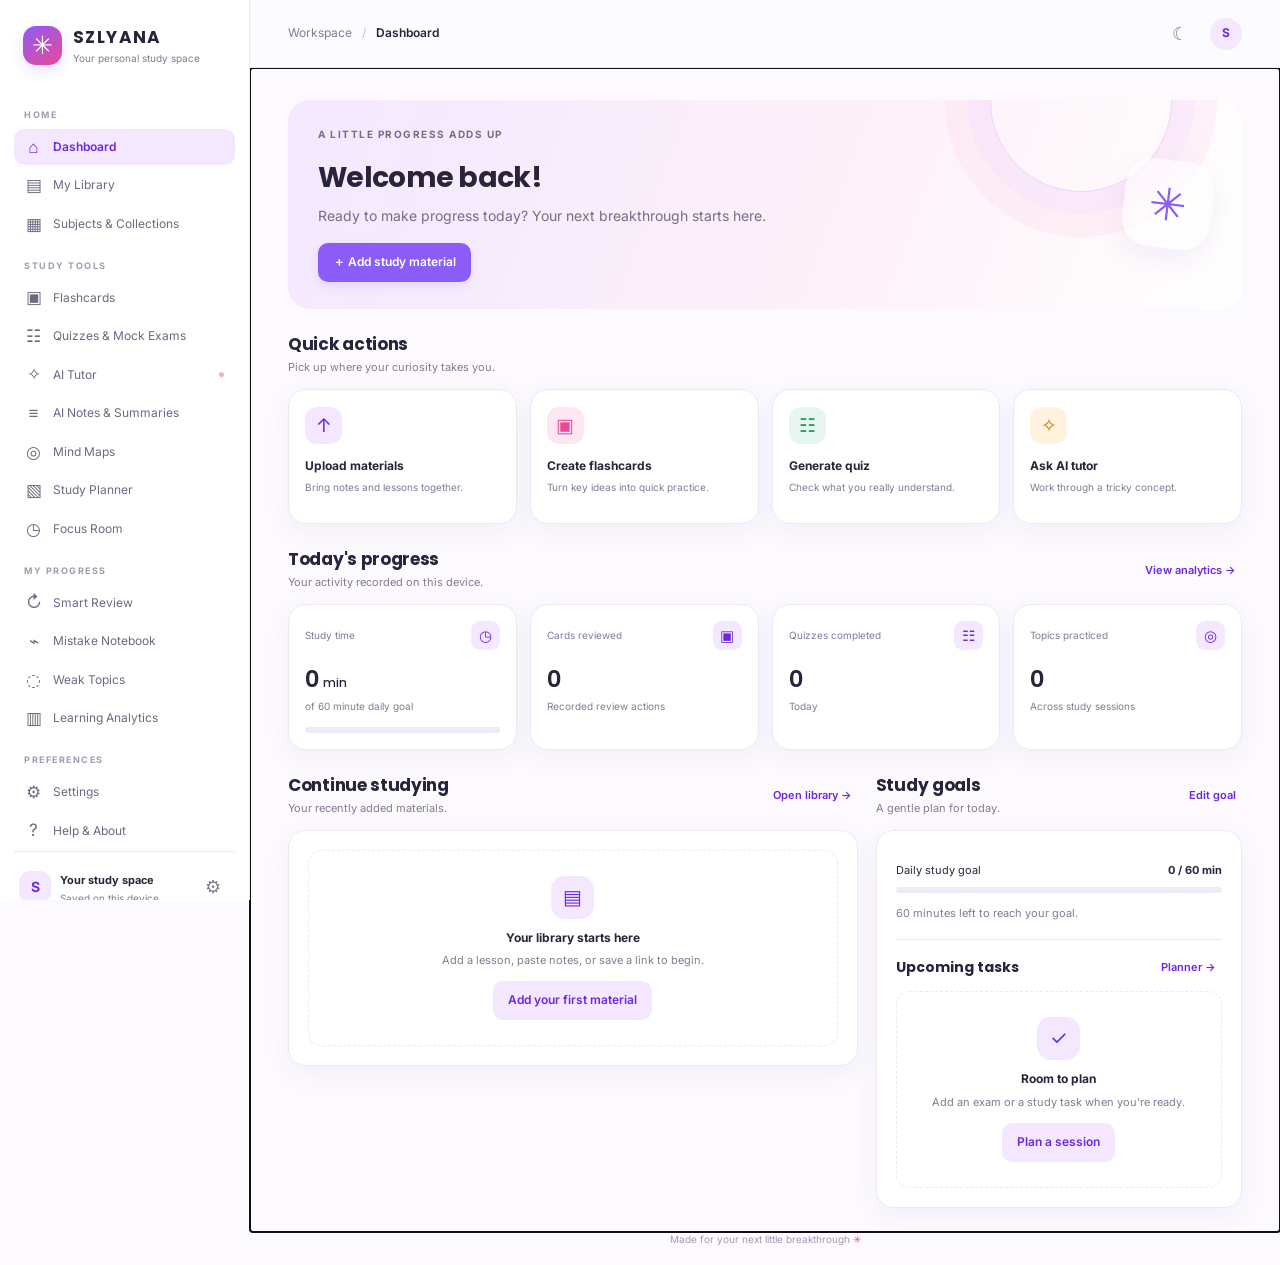
<file: index.html>
<!doctype html>
<html lang="en">
<head>
  <meta charset="utf-8">
  <meta name="viewport" content="width=device-width, initial-scale=1">
  <meta name="theme-color" content="#8B5CF6">
  <meta name="description" content="SZLYANA — Your lessons. Your pace. Your way.">
  <title>SZLYANA — Your personal study space</title>
  <link rel="preconnect" href="https://fonts.googleapis.com">
  <link rel="preconnect" href="https://fonts.gstatic.com" crossorigin>
  <link href="https://fonts.googleapis.com/css2?family=Inter:wght@400;500;600;700&family=Poppins:wght@400;500;600;700&display=swap" rel="stylesheet">
  <link rel="stylesheet" href="./styles.css">
<link rel="stylesheet" href="./responsive.css">
<link rel="stylesheet" href="./themes.css">
</head>
<body>
  <div class="app-shell">
    <aside class="sidebar" id="sidebar">
      <a class="brand" href="#" data-page="Dashboard" aria-label="SZLYANA home">
        <span class="brand-mark">✳</span><span><b>SZLYANA</b><small>Your personal study space</small></span>
      </a>
      <button class="sidebar-close icon-button" id="sidebarClose" aria-label="Close menu">×</button>
      <nav id="mainNav" aria-label="Main navigation">
        <p class="nav-label">HOME</p>
        <button class="nav-item active" data-page="Dashboard"><span class="nav-icon">⌂</span>Dashboard</button>
        <button class="nav-item" data-page="My Library"><span class="nav-icon">▤</span>My Library</button>
        <button class="nav-item" data-page="Subjects & Collections"><span class="nav-icon">▦</span>Subjects & Collections</button>
        <p class="nav-label">STUDY TOOLS</p>
        <button class="nav-item" data-page="Flashcards"><span class="nav-icon">▣</span>Flashcards</button>
        <button class="nav-item" data-page="Quizzes & Mock Exams"><span class="nav-icon">☷</span>Quizzes & Mock Exams</button>
        <button class="nav-item" data-page="AI Tutor"><span class="nav-icon">✧</span>AI Tutor <span class="soon-dot"></span></button>
        <button class="nav-item" data-page="AI Notes & Summaries"><span class="nav-icon">≡</span>AI Notes & Summaries</button>
        <button class="nav-item" data-page="Mind Maps"><span class="nav-icon">◎</span>Mind Maps</button>
        <button class="nav-item" data-page="Study Planner"><span class="nav-icon">▧</span>Study Planner</button>
        <button class="nav-item" data-page="Focus Room"><span class="nav-icon">◷</span>Focus Room</button>
        <p class="nav-label">MY PROGRESS</p>
        <button class="nav-item" data-page="Smart Review"><span class="nav-icon">↻</span>Smart Review</button>
        <button class="nav-item" data-page="Mistake Notebook"><span class="nav-icon">⌁</span>Mistake Notebook</button>
        <button class="nav-item" data-page="Weak Topics"><span class="nav-icon">◌</span>Weak Topics</button>
        <button class="nav-item" data-page="Learning Analytics"><span class="nav-icon">▥</span>Learning Analytics</button>
        <p class="nav-label">PREFERENCES</p>
        <button class="nav-item" data-page="Settings"><span class="nav-icon">⚙</span>Settings</button>
        <button class="nav-item" data-page="Help & About"><span class="nav-icon">?</span>Help & About</button>
      </nav>
      <div class="sidebar-bottom"><div class="mini-avatar">S</div><div><b>Your study space</b><small>Saved on this device</small></div><button class="icon-button" data-page="Settings" aria-label="Settings">⚙</button></div>
    </aside>
    <div class="sidebar-scrim" id="sidebarScrim"></div>
    <main class="main-area">
      <header class="topbar">
        <button class="icon-button menu-button" id="menuButton" aria-label="Open navigation">☰</button>
        <div class="breadcrumb"><span>Workspace</span><span class="crumb-sep">/</span><b id="pageCrumb">Dashboard</b></div>
        <div class="top-actions"><button class="icon-button" id="themeQuick" aria-label="Toggle theme" title="Toggle theme">☾</button><button class="avatar-button" aria-label="Open settings" data-page="Settings">S</button></div>
      </header>
      <div class="page-wrap" id="pageContent" tabindex="-1"></div>
      <footer class="app-footer">Made for your next little breakthrough <span>✳</span></footer>
    </main>
  </div>
  <div class="toast-region" id="toastRegion" aria-live="polite"></div>
  <dialog class="modal" id="uploadModal">
    <form method="dialog" class="modal-head"><div><p class="eyebrow">BUILD YOUR LIBRARY</p><h2>Add study material</h2><p class="muted">Bring your lessons into one calm, organized space.</p></div><button class="icon-button" aria-label="Close dialog">×</button></form>
    <div class="modal-body">
      <div class="drop-zone" id="dropZone"><div class="upload-symbol">↑</div><h3>Drop your files here</h3><p class="muted">Or choose files from your device</p><label class="button primary" for="fileInput">Choose files</label><input id="fileInput" type="file" multiple accept=".txt,.md,.csv,.pdf,.docx,.pptx,.png,.jpg,.jpeg,.webp" hidden><p class="tiny muted">TXT and text-based files are supported for local text extraction. Other formats can be saved, but need a parser for readable content.</p></div>
      <div class="field"><label for="materialTitle">Material title (for pasted notes)</label><input id="materialTitle" placeholder="e.g. Networking — Lesson 1"></div>
      <div class="field"><label for="materialSubject">Subject or collection</label><input id="materialSubject" placeholder="e.g. Networking"></div>
      <div class="field"><label for="pasteText">Paste notes or lesson text</label><textarea id="pasteText" rows="4" placeholder="Paste your notes here..."></textarea></div>
      <div class="field"><label for="materialUrl">Public webpage or document link</label><input id="materialUrl" type="url" placeholder="https://..."><p class="tiny muted">The link is saved as a reference. This browser-only version cannot extract private or cross-origin webpage content.</p></div>
      <div class="modal-actions"><button class="button secondary" id="cancelUpload">Cancel</button><button class="button primary" id="saveMaterial">Save material</button></div>
      <p class="tiny muted" id="uploadStatus"></p>
    </div>
  </dialog>
  <dialog class="modal" id="quickModal"><div class="modal-head"><div><p class="eyebrow">QUICK STUDY</p><h2 id="quickModalTitle">Create a study set</h2><p class="muted" id="quickModalDescription"></p></div><button class="icon-button" id="quickModalClose" aria-label="Close dialog">×</button></div><div class="modal-body" id="quickModalBody"></div></dialog>
  <script src="./storage.js"></script>
<script src="./library.js"></script>
<script src="./flashcards.js"></script>
<script src="./quizzes.js"></script>
<script src="./focus-room.js"></script>
<script src="./navigation.js"></script>
<script src="./app.js"></script>
</body>
</html>
</file>
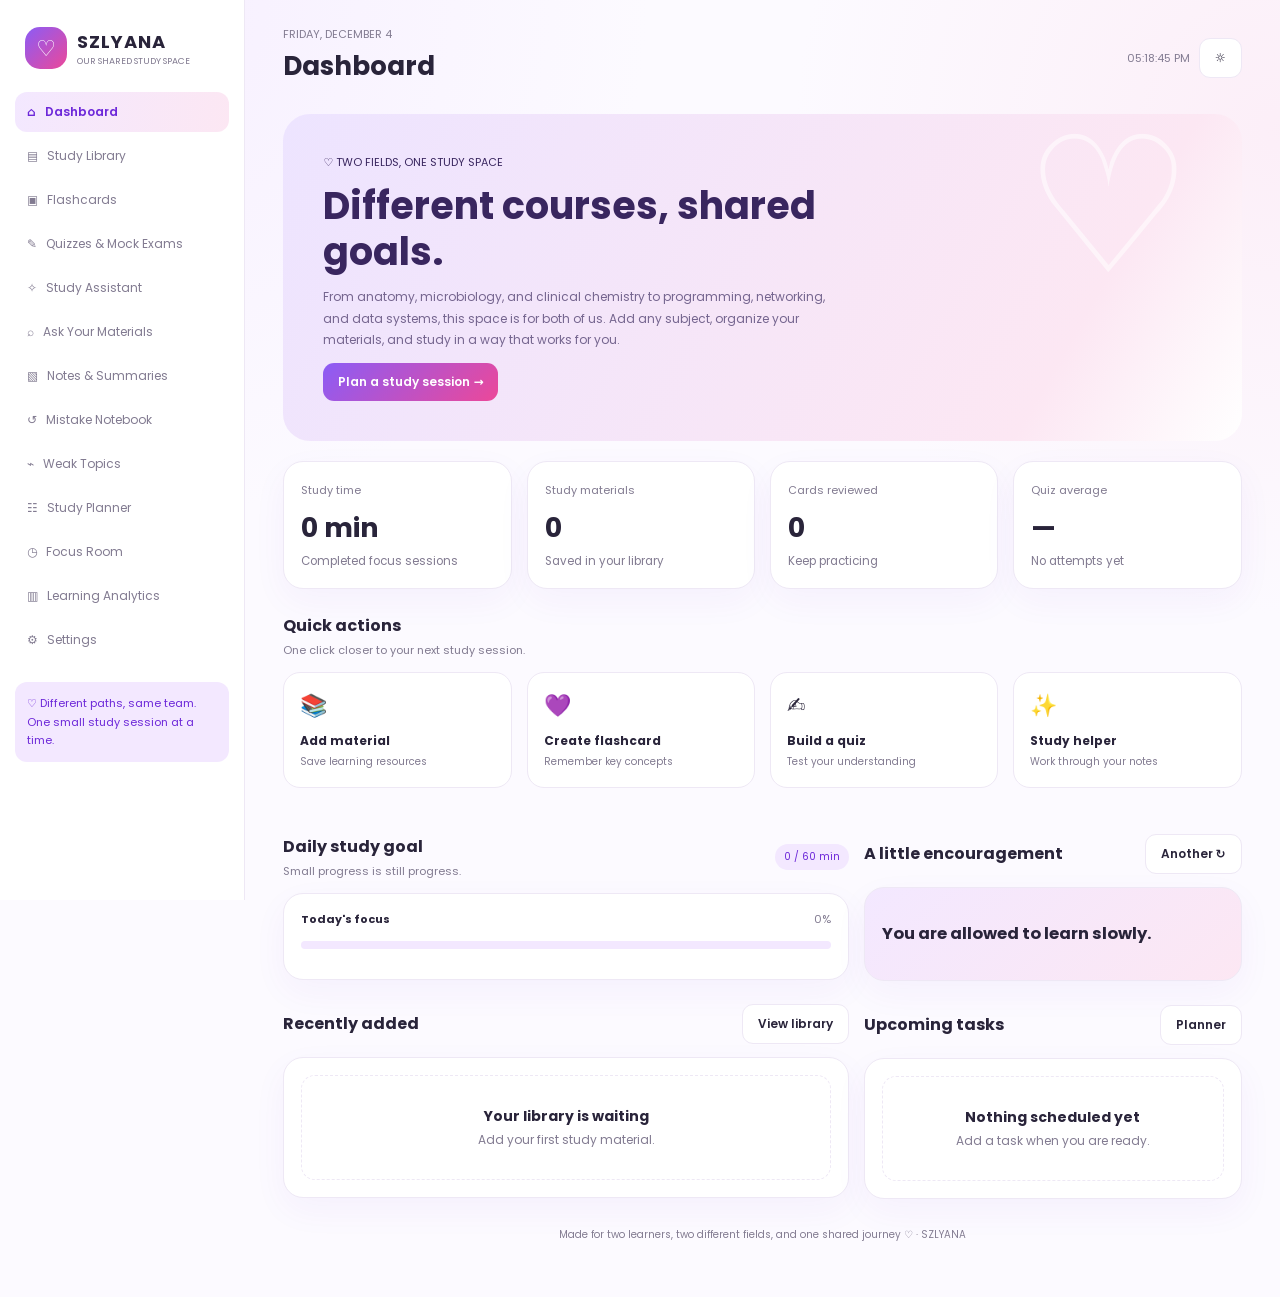
<file: SZLYANA-index.html>
<!doctype html>
<html lang="en">
<head>
<meta charset="utf-8"><meta name="viewport" content="width=device-width,initial-scale=1"><meta name="theme-color" content="#8b5cf6">
<title>SZLYANA — A Shared Study Space</title>
<style>
@import url('https://fonts.googleapis.com/css2?family=Poppins:wght@400;500;600;700&display=swap');
:root{--p:#8b5cf6;--d:#6d28d9;--pink:#f9a8d4;--hot:#ec4899;--lav:#f3e8ff;--pale:#fce7f3;--bg:#fcfaff;--card:#fff;--ink:#29243a;--muted:#827b91;--line:#eee8f5;--shadow:0 12px 35px #6d28d90c}
[data-theme=dark]{--bg:#171322;--card:#211b30;--ink:#f6f0ff;--muted:#b4a9c7;--line:#3a304a;--lav:#352747;--pale:#402438;--shadow:0 12px 35px #0003}
*{box-sizing:border-box}body{margin:0;background:radial-gradient(circle at 10% 0%,#f3e8ff99,transparent 30%),radial-gradient(circle at 100% 10%,#fce7f399,transparent 28%),var(--bg);font:14px Poppins,system-ui,sans-serif;color:var(--ink)}button,input,textarea,select{font:inherit}button{cursor:pointer}button:focus-visible,input:focus-visible,textarea:focus-visible,select:focus-visible{outline:3px solid #c4b5fd;outline-offset:2px}.app{display:grid;grid-template-columns:245px minmax(0,1fr);min-height:100vh}.side{padding:22px 15px;border-right:1px solid var(--line);background:var(--card);height:100vh;position:sticky;top:0;overflow:auto}.brand{display:flex;gap:10px;align-items:center;padding:5px 10px 23px}.logo{width:42px;height:42px;border-radius:15px;background:linear-gradient(135deg,var(--p),var(--hot));display:grid;place-items:center;color:white;font-size:22px}.brand b{font-size:18px;letter-spacing:1px}.brand small{display:block;font-size:9px;color:var(--muted)}.nav{display:grid;gap:4px}.nav button{border:0;background:transparent;text-align:left;padding:11px 12px;border-radius:12px;color:var(--muted);font-size:12px}.nav button.active,.nav button:hover{background:linear-gradient(100deg,var(--lav),var(--pale));color:var(--d);font-weight:600}.main{padding:26px clamp(15px,3vw,40px);max-width:1500px;width:100%;margin:auto;min-width:0}.top{display:flex;align-items:center;justify-content:space-between;gap:10px;margin-bottom:24px}.top h1{font-size:26px;margin:4px 0}.muted{color:var(--muted)}.small{font-size:11px}.menu{display:none}.view{display:none}.view.active{display:block;animation:fade .2s}@keyframes fade{from{opacity:.4;transform:translateY(3px)}to{opacity:1;transform:none}}.hero{padding:clamp(23px,4vw,40px);border-radius:27px;background:linear-gradient(120deg,#ede4ff,#fce7f3 80%,#fff);color:#39265f;margin-bottom:20px;position:relative;overflow:hidden}.hero:after{content:"♡";position:absolute;right:5%;top:-50px;font-size:190px;color:#fff8}.hero>*{position:relative;z-index:1}.hero h2{font-size:clamp(26px,4vw,38px);max-width:570px;line-height:1.2;margin:12px 0}.hero p{color:#75658f;max-width:520px;line-height:1.8;font-size:12px}.btn{border:0;background:linear-gradient(135deg,var(--p),var(--hot));color:white;padding:10px 15px;border-radius:11px;font-weight:600;font-size:12px}.btn.alt{background:var(--lav);color:var(--d)}.btn.ghost{background:var(--card);color:var(--ink);border:1px solid var(--line)}.btn.red{background:#fff0f2;color:#be123c}.grid{display:grid;gap:15px}.stats{grid-template-columns:repeat(4,minmax(0,1fr));margin:17px 0 24px}.stat,.panel,.card{background:var(--card);border:1px solid var(--line);border-radius:20px;box-shadow:var(--shadow);padding:17px;min-width:0}.stat label{font-size:11px;color:var(--muted)}.stat strong{display:block;font-size:27px;margin:8px 0 2px}.head{display:flex;align-items:center;justify-content:space-between;gap:12px;margin:24px 0 13px}.head h2,.head h3{font-size:16px;margin:0}.head p{font-size:11px;color:var(--muted);margin:4px 0 0}.quick{grid-template-columns:repeat(4,minmax(0,1fr))}.quick button{background:var(--card);border:1px solid var(--line);border-radius:17px;padding:16px;text-align:left;color:var(--ink)}.quick button span{font-size:22px;display:block;margin-bottom:10px}.quick b{font-size:12px;display:block}.quick small{color:var(--muted);font-size:10px}.two{grid-template-columns:minmax(0,1.2fr) minmax(260px,.8fr)}.progress{height:8px;border-radius:99px;background:var(--lav);overflow:hidden}.progress span{height:100%;display:block;background:linear-gradient(90deg,var(--p),var(--hot))}.toolbar{display:flex;gap:8px;flex-wrap:wrap;margin:14px 0}.field{display:grid;gap:6px;margin-bottom:12px}.field label{font-size:11px;font-weight:600;color:var(--muted)}input,textarea,select{width:100%;padding:11px 12px;border:1px solid var(--line);border-radius:11px;background:var(--bg);color:var(--ink);font-size:12px}textarea{resize:vertical;min-height:100px;line-height:1.7}.toolbar input{flex:1;min-width:200px}.cards{grid-template-columns:repeat(3,minmax(0,1fr))}.card h3{font-size:13px;overflow-wrap:anywhere}.card p{font-size:11px;color:var(--muted);line-height:1.7;overflow-wrap:anywhere}.pill{display:inline-block;padding:5px 9px;border-radius:99px;background:var(--lav);color:var(--d);font-size:10px}.actions{display:flex;gap:6px;flex-wrap:wrap;margin-top:12px}.actions button{border:1px solid var(--line);border-radius:9px;background:var(--bg);color:var(--ink);padding:7px 9px;font-size:10px}.empty{text-align:center;padding:28px 12px;border:1px dashed var(--line);border-radius:14px;color:var(--muted);font-size:12px;line-height:1.8}.empty b{display:block;color:var(--ink);font-size:14px}.row{display:flex;align-items:center;gap:9px}.between{justify-content:space-between}.wrap{flex-wrap:wrap}.flash{min-height:240px;border-radius:22px;border:1px solid var(--line);background:linear-gradient(145deg,var(--card),var(--lav));display:grid;place-items:center;text-align:center;padding:25px;cursor:pointer}.flash h2{font-size:24px;line-height:1.5}.flash p{white-space:pre-wrap;line-height:1.8}.options{display:grid;gap:8px;margin:14px 0}.option{text-align:left;border:1px solid var(--line);border-radius:11px;background:var(--bg);padding:12px;color:var(--ink);font-size:12px}.option.sel{background:var(--lav);border-color:var(--p)}.notice{background:var(--lav);color:var(--d);padding:12px;border-radius:12px;font-size:11px;line-height:1.7;margin:12px 0}.timer{width:240px;max-width:70vw;aspect-ratio:1;border-radius:50%;margin:20px auto;background:conic-gradient(var(--p) var(--pct,0%),var(--lav) 0);display:grid;place-items:center;position:relative}.timer:before{content:"";position:absolute;inset:11px;border-radius:50%;background:var(--card)}.timer div{z-index:1;text-align:center}.timer strong{font-size:39px}.bar-chart{height:140px;display:flex;gap:10px;align-items:end;justify-content:space-around}.barcol{flex:1;height:100%;display:flex;flex-direction:column;justify-content:end;align-items:center;gap:6px}.bar{width:min(35px,80%);background:linear-gradient(var(--hot),var(--p));border-radius:6px 6px 0 0;min-height:3px}.barcol small{font-size:9px;color:var(--muted)}.check{display:flex;gap:10px;align-items:start;padding:12px 0;border-bottom:1px solid var(--line);font-size:12px}.check input{width:auto;margin-top:4px;accent-color:var(--p)}.check.done span{text-decoration:line-through;color:var(--muted)}.modalbg{display:none;position:fixed;inset:0;background:#21152f77;z-index:50;align-items:center;justify-content:center;padding:16px}.modalbg.show{display:flex}.modal{background:var(--card);border-radius:22px;padding:22px;width:min(570px,100%);max-height:90vh;overflow:auto}.modal h2{font-size:18px;margin:0 0 17px}.toast{position:fixed;bottom:20px;right:20px;background:#29243a;color:white;padding:13px 17px;border-radius:12px;z-index:100;opacity:0;pointer-events:none;transition:.2s}.toast.show{opacity:1}.footer{text-align:center;padding:28px;color:var(--muted);font-size:10px}
@media(max-width:1000px){.stats{grid-template-columns:repeat(2,1fr)}.cards{grid-template-columns:repeat(2,1fr)}.quick{grid-template-columns:repeat(2,1fr)}.two{grid-template-columns:1fr}}
@media(max-width:740px){.app{display:block}.side{position:fixed;z-index:40;left:0;top:0;width:270px;transform:translateX(-105%);transition:.2s;box-shadow:20px 0 40px #0002}.side.open{transform:none}.menu{display:inline-block}.main{padding:17px 13px}.top h1{font-size:22px}.cards{grid-template-columns:1fr}.stats{gap:9px}.stat{padding:13px}.stat strong{font-size:22px}.quick{gap:9px}.hero{border-radius:21px}}
</style></head>
<body><div class="app">
<aside class="side" id="side"><div class="brand"><div class="logo">♡</div><div><b>SZLYANA</b><small>OUR SHARED STUDY SPACE</small></div></div><nav class="nav" id="nav">
<button class="active" data-view="dashboard">⌂ &nbsp; Dashboard</button><button data-view="library">▤ &nbsp; Study Library</button><button data-view="flashcards">▣ &nbsp; Flashcards</button><button data-view="quizzes">✎ &nbsp; Quizzes & Mock Exams</button><button data-view="tutor">✧ &nbsp; Study Assistant</button><button data-view="ask">⌕ &nbsp; Ask Your Materials</button><button data-view="notes">▧ &nbsp; Notes & Summaries</button><button data-view="mistakes">↺ &nbsp; Mistake Notebook</button><button data-view="weak">⌁ &nbsp; Weak Topics</button><button data-view="planner">☷ &nbsp; Study Planner</button><button data-view="focus">◷ &nbsp; Focus Room</button><button data-view="analytics">▥ &nbsp; Learning Analytics</button><button data-view="settings">⚙ &nbsp; Settings</button></nav><div class="notice" style="margin-top:22px">♡ Different paths, same team. One small study session at a time.</div></aside>
<main class="main"><header class="top"><div class="row"><button class="btn ghost menu" id="menu">☰</button><div><div class="muted small" id="date"></div><h1 id="title">Dashboard</h1></div></div><div class="row"><span class="muted small" id="clock"></span><button class="btn ghost" id="theme">☼</button></div></header>
<section class="view active" id="v-dashboard"><div class="hero"><div class="small">♡ TWO FIELDS, ONE STUDY SPACE</div><h2>Different courses, shared goals.</h2><p>From anatomy, microbiology, and clinical chemistry to programming, networking, and data systems, this space is for both of us. Add any subject, organize your materials, and study in a way that works for you.</p><button class="btn" data-go="planner">Plan a study session →</button></div><div class="grid stats"><div class="stat"><label>Study time</label><strong id="dmin">0 min</strong><small class="muted">Completed focus sessions</small></div><div class="stat"><label>Study materials</label><strong id="dmat">0</strong><small class="muted">Saved in your library</small></div><div class="stat"><label>Cards reviewed</label><strong id="dcards">0</strong><small class="muted">Keep practicing</small></div><div class="stat"><label>Quiz average</label><strong id="dscore">—</strong><small class="muted" id="dattempt">No attempts yet</small></div></div><div class="head"><div><h2>Quick actions</h2><p>One click closer to your next study session.</p></div></div><div class="grid quick"><button data-modal="material"><span>📚</span><b>Add material</b><small>Save learning resources</small></button><button data-modal="card"><span>💜</span><b>Create flashcard</b><small>Remember key concepts</small></button><button data-modal="question"><span>✍️</span><b>Build a quiz</b><small>Test your understanding</small></button><button data-go="tutor"><span>✨</span><b>Study helper</b><small>Work through your notes</small></button></div><div class="grid two" style="margin-top:22px"><div><div class="head"><div><h2>Daily study goal</h2><p>Small progress is still progress.</p></div><span class="pill" id="goalLabel">0 / 60 min</span></div><div class="panel"><div class="row between"><b class="small">Today's focus</b><span id="goalPct" class="muted small">0%</span></div><div class="progress" style="margin:13px 0"><span id="goalBar" style="width:0"></span></div></div><div class="head"><h2>Recently added</h2><button class="btn ghost" data-go="library">View library</button></div><div class="panel" id="recent"></div></div><div><div class="head"><h2>A little encouragement</h2><button class="btn ghost" id="motivate">Another ↻</button></div><div class="panel" style="background:linear-gradient(140deg,var(--lav),var(--pale))"><h3 id="quote">You are allowed to learn slowly.</h3></div><div class="head"><h2>Upcoming tasks</h2><button class="btn ghost" data-go="planner">Planner</button></div><div class="panel" id="upcoming"></div></div></div></section>
<section class="view" id="v-library"><div class="head"><div><h2>Your study library</h2><p>Organize your resources in one cozy place.</p></div><button class="btn" data-modal="material">＋ Add material</button></div><div class="toolbar"><input id="libSearch" placeholder="Search title, subject, or content…"><select id="libSub"><option value="">All subjects</option></select><select id="libType"><option value="">All types</option><option>Notes</option><option>Link</option><option>Text file</option></select></div><div class="grid cards" id="libCards"></div></section>
<section class="view" id="v-flashcards"><div class="head"><div><h2>Flashcard studio</h2><p>Recall, review, repeat.</p></div><button class="btn" data-modal="card">＋ Create card</button></div><div class="toolbar"><select id="deckSub"><option value="">All decks</option></select><button class="btn alt" id="shuffle">Shuffle deck</button></div><div class="panel" id="flashArea"></div><div class="head"><h2>Your cards</h2></div><div class="panel" id="cardList"></div></section>
<section class="view" id="v-quizzes"><div class="head"><div><h2>Quizzes & mock exams</h2><p>Create questions and test what you know.</p></div><button class="btn" data-modal="question">＋ Add question</button></div><div class="grid two"><div class="panel"><h3>Question bank</h3><div id="questionList"></div></div><div class="panel"><h3>Take a quiz</h3><div class="field"><label>Subject</label><select id="quizSub"><option value="">All subjects</option></select></div><div class="field"><label>Number of questions</label><select id="quizNum"><option>5</option><option>10</option><option>15</option><option>20</option></select></div><button class="btn" id="startQuiz">Start quiz →</button><div id="quizArea" style="margin-top:15px"></div></div></div><div class="head"><h2>Previous attempts</h2></div><div class="panel" id="history"></div></section>
<section class="view" id="v-tutor"><div class="head"><div><h2>Study assistant</h2><p>Simple local helpers for concepts and notes.</p></div></div><div class="notice"><b>AI is not connected.</b> This one-file website does not secretly call an AI model. A real AI tutor needs a secure backend; never put a secret API key in this HTML.</div><div class="panel"><div class="field"><label>Explanation style</label><select id="style"><option>Simple</option><option>Detailed</option><option>Example-Based</option></select></div><div id="chat" class="panel" style="min-height:100px;box-shadow:none"><p class="muted">Paste any concept or notes from your course to get a local study suggestion.</p></div><div class="field"><label>Your question or notes</label><textarea id="chatInput" placeholder="Example: Explain a concept from microbiology, clinical chemistry, networking, or programming…"></textarea></div><div class="row wrap"><button class="btn" id="chatSend">Use local helper</button><button class="btn alt" id="chatSummary">Summarize text</button><button class="btn ghost" id="chatClear">Clear chat</button></div></div></section>
<section class="view" id="v-ask"><div class="head"><div><h2>Ask your materials</h2><p>Search the actual text saved in a material.</p></div></div><div class="panel"><div class="field"><label>Choose material</label><select id="askMat"></select></div><div class="field"><label>Keyword or question</label><textarea id="askQ" rows="2" placeholder="What do you want to find?"></textarea></div><button class="btn" id="askGo">Find passages →</button><div id="askOut" style="margin-top:15px"></div><div class="notice">This searches available saved text; it does not perform full AI document understanding. Scanned PDFs need text extraction before they can be searched.</div></div></section>
<section class="view" id="v-notes"><div class="head"><div><h2>Notes & summaries</h2><p>Capture ideas and turn them into a review guide.</p></div><button class="btn" data-modal="note">＋ New note</button></div><div class="grid two"><div class="panel"><div class="field"><label>Search notes</label><input id="noteSearch" placeholder="Search notes…"></div><div id="noteList"></div></div><div class="panel"><h3>Local summary helper</h3><div class="field"><label>Paste notes or textbook text</label><textarea id="sumInput" rows="8"></textarea></div><div class="row between"><span class="muted small" id="wordCount">0 words</span><button class="btn" id="summarize">Create study guide</button></div><div id="sumOutput" style="margin-top:15px"></div><div class="notice">This summary is generated with simple local text processing, not AI.</div></div></div></section>
<section class="view" id="v-mistakes"><div class="head"><div><h2>Mistake notebook</h2><p>Wrong answers help you decide what to review.</p></div></div><div class="toolbar"><select id="mistSub"><option value="">All subjects</option></select><select id="mistStatus"><option value="">All statuses</option><option value="false">Needs review</option><option value="true">Reviewed</option></select></div><div class="panel" id="mistList"></div></section>
<section class="view" id="v-weak"><div class="head"><div><h2>Weak topic detector</h2><p>Uses only saved quiz and flashcard activity.</p></div></div><div class="grid two"><div class="panel"><h3>Quiz scores below 70%</h3><div id="weakQuiz"></div></div><div class="panel"><h3>Cards marked Again</h3><div id="weakCards"></div></div></div><div class="notice">If there is not enough saved activity, this page will show an empty state instead of inventing statistics.</div></section>
<section class="view" id="v-planner"><div class="head"><div><h2>Study planner</h2><p>Make room for what matters.</p></div><button class="btn" data-modal="task">＋ Add task</button></div><div class="panel"><div class="toolbar" id="taskFilters"><button class="btn alt" data-filter="all">All</button><button class="btn ghost" data-filter="today">Today</button><button class="btn ghost" data-filter="upcoming">Upcoming</button><button class="btn ghost" data-filter="completed">Completed</button></div><div id="taskList"></div></div></section>
<section class="view" id="v-focus"><div class="head"><div><h2>Focus room</h2><p>Concentrate, then give yourself a little rest.</p></div></div><div class="grid two"><div class="panel" style="text-align:center"><div class="toolbar" style="justify-content:center"><button class="btn alt" data-mode="focus">Focus · 25m</button><button class="btn ghost" data-mode="short">Short break · 5m</button><button class="btn ghost" data-mode="long">Long break · 15m</button></div><div class="timer" id="timer"><div><strong id="timerText">25:00</strong><div class="small muted" id="timerLabel">TIME TO FOCUS</div></div></div><div class="row" style="justify-content:center"><button class="btn" id="timerToggle">Start focus</button><button class="btn ghost" id="timerReset">Reset</button></div><div class="field" style="max-width:230px;margin:18px auto;text-align:left"><label>Custom focus minutes</label><input id="focusMinutes" type="number" min="1" max="180" value="25"></div><small class="muted">Keep this tab open while the timer runs.</small></div><div class="panel"><h3>Focus log</h3><p class="muted small">Completed sessions recorded on this device.</p><div id="focusLog"></div></div></div></section>
<section class="view" id="v-analytics"><div class="head"><div><h2>Learning analytics</h2><p>A snapshot of your actual activity in this browser.</p></div><button class="btn ghost" data-export>Export data</button></div><div class="grid stats"><div class="stat"><label>Focus minutes</label><strong id="amin">0</strong></div><div class="stat"><label>Quiz attempts</label><strong id="aattempt">0</strong></div><div class="stat"><label>Cards reviewed</label><strong id="acards">0</strong></div><div class="stat"><label>Tasks completed</label><strong id="atasks">0</strong></div></div><div class="grid two"><div class="panel"><h3>Focus activity · 7 days</h3><div class="bar-chart" id="chart"></div></div><div class="panel"><h3>Subject activity</h3><div id="subjects"></div></div></div><div class="head"><h2>Achievements</h2></div><div class="panel" id="achievements"></div></section>
<section class="view" id="v-settings"><div class="head"><div><h2>Settings & personalization</h2><p>Make this space feel like yours.</p></div></div><div class="grid two"><div class="panel"><h3>Preferences</h3><form id="settingsForm"><div class="field"><label>Display name</label><input id="name"></div><div class="field"><label>Daily study goal (minutes)</label><input id="goal" type="number" min="5" max="1440"></div><div class="field"><label>Preferred explanation style</label><select id="prefStyle"><option>Simple</option><option>Detailed</option><option>Example-Based</option></select></div><div class="field"><label>Theme</label><select id="themeSelect"><option value="light">Light · lavender and pink</option><option value="dark">Dark · evening study</option></select></div><button class="btn">Save preferences</button></form></div><div class="panel"><h3>Your data</h3><p class="muted small" style="line-height:1.8">Data is stored in this browser. It will not automatically sync to your girlfriend's device or another browser.</p><div class="grid"><button class="btn alt" data-export>Export study data (.json)</button><label class="btn ghost" style="text-align:center">Import study data (.json)<input id="import" type="file" accept=".json,application/json" hidden></label><button class="btn red" id="clear">Clear all local data</button></div><div class="notice">GitHub Pages is static hosting. A shared link is not private access control. Real login, protected access, AI API keys, and cross-device sync require a trusted authentication provider and backend.</div></div></div></section>
<div class="footer">Made for two learners, two different fields, and one shared journey ♡ · SZLYANA</div></main></div>
<div class="modalbg" id="modalbg" role="dialog" aria-modal="true"><div class="modal"><div class="row between"><h2 id="modalTitle">Add item</h2><button class="btn ghost" id="closeModal">✕</button></div><div id="modalBody"></div></div></div><div class="toast" id="toast" role="status"></div>
<script>
(()=>{
'use strict';
const K='szlyana_single_v1',base={materials:[],cards:[],questions:[],notes:[],tasks:[],mistakes:[],attempts:[],sessions:[],reviews:0,settings:{name:'',goal:60,style:'Simple',theme:'light'}};
let d;try{d=JSON.parse(localStorage.getItem(K))||structuredClone(base)}catch(e){d=JSON.parse(JSON.stringify(base))}
Object.keys(base).forEach(k=>{if(d[k]===undefined)d[k]=JSON.parse(JSON.stringify(base[k]))});d.settings={...base.settings,...d.settings};
const $=s=>document.querySelector(s),$$=s=>[...document.querySelectorAll(s)],id=()=>Math.random().toString(36).slice(2)+Date.now().toString(36),today=()=>new Date().toISOString().slice(0,10);
const esc=s=>String(s??'').replace(/[&<>"']/g,c=>({'&':'&amp;','<':'&lt;','>':'&gt;','"':'&quot;',"'":'&#39;'}[c]));
function save(){try{localStorage.setItem(K,JSON.stringify(d))}catch(e){msg('Could not save; browser storage may be full.')}}
function msg(s){$('#toast').textContent=s;$('#toast').classList.add('show');clearTimeout(msg.t);msg.t=setTimeout(()=>$('#toast').classList.remove('show'),2300)}
const empty=(a,b)=>`<div class="empty"><b>${esc(a)}</b>${esc(b)}</div>`,datefmt=x=>x?new Date(x+'T12:00:00').toLocaleDateString(undefined,{month:'short',day:'numeric',year:'numeric'}):'No date';
const views=['dashboard','library','flashcards','quizzes','tutor','ask','notes','mistakes','weak','planner','focus','analytics','settings'],names=['Dashboard','Study Library','Flashcards','Quizzes & Mock Exams','Study Assistant','Ask Your Materials','Notes & Summaries','Mistake Notebook','Weak Topics','Study Planner','Focus Room','Learning Analytics','Settings'];
function go(v){$$('.view').forEach(x=>x.classList.toggle('active',x.id==='v-'+v));$$('#nav button').forEach(x=>x.classList.toggle('active',x.dataset.view===v));$('#title').textContent=names[views.indexOf(v)]||'SZLYANA';$('#side').classList.remove('open');window.scrollTo(0,0);render()}
$('#nav').onclick=e=>{let b=e.target.closest('[data-view]');if(b)go(b.dataset.view)};$('#menu').onclick=()=>$('#side').classList.toggle('open');document.addEventListener('click',e=>{let b=e.target.closest('[data-go]');if(b)go(b.dataset.go);let m=e.target.closest('[data-modal]');if(m)modal(m.dataset.modal)});
function theme(){document.documentElement.dataset.theme=d.settings.theme==='dark'?'dark':'light'}$('#theme').onclick=()=>{d.settings.theme=d.settings.theme==='dark'?'light':'dark';theme();save();$('#themeSelect').value=d.settings.theme};
function tick(){let n=new Date();$('#clock').textContent=n.toLocaleTimeString([],{hour:'2-digit',minute:'2-digit',second:'2-digit'});$('#date').textContent=n.toLocaleDateString(undefined,{weekday:'long',month:'long',day:'numeric'}).toUpperCase()}tick();setInterval(tick,1000);
const quotes=['You are allowed to learn slowly.','Progress is built from small, ordinary efforts.','You do not need to be perfect to keep improving.','One page, one question, one step at a time.','Rest is part of learning, too.'];$('#motivate').onclick=()=>$('#quote').textContent=quotes[Math.floor(Math.random()*quotes.length)];
function subjects(){return [...new Set([...d.materials,...d.cards,...d.questions,...d.notes,...d.tasks].map(x=>x.subject).filter(Boolean))].sort()}
function options(selected=''){return '<option value="">All subjects</option>'+subjects().map(s=>`<option value="${esc(s)}" ${s===selected?'selected':''}>${esc(s)}</option>`).join('')}
let modalType='',editId=null;
function modal(type,edit=null){modalType=type;editId=edit;let arr={material:d.materials,card:d.cards,question:d.questions,note:d.notes,task:d.tasks}[type],o=arr.find(x=>x.id===edit)||{};$('#modalTitle').textContent=(edit?'Edit ':'Add ')+({material:'study material',card:'flashcard',question:'quiz question',note:'note',task:'study task'}[type]);let form='';
if(type==='material')form=`<form id="form"><div class="field"><label>Title *</label><input name="title" required value="${esc(o.title)}"></div><div class="field"><label>Subject</label><input name="subject" value="${esc(o.subject||'General')}" placeholder="e.g., Microbiology, Clinical Chemistry, Programming, Networking"></div><div class="field"><label>Type</label><select name="type"><option ${o.type==='Notes'?'selected':''}>Notes</option><option ${o.type==='Link'?'selected':''}>Link</option><option ${o.type==='Text file'?'selected':''}>Text file</option></select></div><div class="field"><label>Description</label><input name="description" value="${esc(o.description)}"></div><div class="field"><label>Website URL (optional)</label><input name="url" type="url" value="${esc(o.url)}"></div><div class="field"><label>Content / pasted text</label><textarea name="content" rows="7">${esc(o.content)}</textarea></div><div class="field"><label>Import plain text file (.txt, .md, .csv)</label><input id="file" type="file" accept=".txt,.md,.csv,text/plain,text/markdown,text/csv"><small class="muted">PDF and other document formats are not extracted in this version. Paste their text instead.</small></div><button class="btn">Save material</button></form>`;
if(type==='card')form=`<form id="form"><div class="field"><label>Question / front *</label><textarea name="front" required>${esc(o.front)}</textarea></div><div class="field"><label>Answer / back *</label><textarea name="back" required>${esc(o.back)}</textarea></div><div class="field"><label>Subject / deck</label><input name="subject" value="${esc(o.subject||'General')}" placeholder="e.g., Microbiology, Clinical Chemistry, Programming, Networking"></div><button class="btn">Save flashcard</button></form>`;
if(type==='question')form=`<form id="form"><div class="field"><label>Question *</label><textarea name="question" required>${esc(o.question)}</textarea></div>${[0,1,2,3].map(i=>`<div class="field"><label>Option ${String.fromCharCode(65+i)} *</label><input name="o${i}" required value="${esc(o.options?.[i]||'')}"></div>`).join('')}<div class="field"><label>Correct answer</label><select name="correct">${[0,1,2,3].map(i=>`<option value="${i}" ${o.correct===i?'selected':''}>${String.fromCharCode(65+i)}</option>`).join('')}</select></div><div class="field"><label>Subject / topic</label><input name="subject" value="${esc(o.subject||'General')}" placeholder="e.g., Microbiology, Clinical Chemistry, Programming, Networking"></div><div class="field"><label>Explanation</label><textarea name="explanation">${esc(o.explanation)}</textarea></div><button class="btn">Save question</button></form>`;
if(type==='note')form=`<form id="form"><div class="field"><label>Title *</label><input name="title" required value="${esc(o.title)}"></div><div class="field"><label>Subject</label><input name="subject" value="${esc(o.subject||'General')}" placeholder="e.g., Microbiology, Clinical Chemistry, Programming, Networking"></div><div class="field"><label>Content *</label><textarea name="content" required rows="8">${esc(o.content)}</textarea></div><button class="btn">Save note</button></form>`;
if(type==='task')form=`<form id="form"><div class="field"><label>Task title *</label><input name="title" required value="${esc(o.title)}"></div><div class="field"><label>Subject</label><input name="subject" value="${esc(o.subject||'')}" placeholder="e.g., Hematology, Database Systems, or any topic"></div><div class="grid" style="grid-template-columns:1fr 1fr"><div class="field"><label>Due date</label><input name="date" type="date" value="${esc(o.date||today())}"></div><div class="field"><label>Time</label><input name="time" type="time" value="${esc(o.time)}"></div><div class="field"><label>Priority</label><select name="priority"><option>Low</option><option ${!o.priority||o.priority==='Medium'?'selected':''}>Medium</option><option ${o.priority==='High'?'selected':''}>High</option></select></div><div class="field"><label>Estimated minutes</label><input name="duration" type="number" min="1" value="${esc(o.duration||30)}"></div></div><button class="btn">Save task</button></form>`;
$('#modalBody').innerHTML=form;$('#modalbg').classList.add('show');
if($('#file'))$('#file').onchange=async e=>{let f=e.target.files[0];if(!f)return;try{$('[name=content]').value=await f.text();if(!$('[name=title]').value)$('[name=title]').value=f.name;msg('Text file loaded; review before saving')}catch(e){msg('Could not read file')}};
$('#form').onsubmit=e=>{e.preventDefault();let v=Object.fromEntries(new FormData(e.target)),now=Date.now(),entry={id:edit||id()};
if(type==='material')Object.assign(entry,{title:v.title.trim(),subject:v.subject.trim()||'General',type:v.type,description:v.description,url:v.url,content:v.content,favorite:o.favorite||false,created:o.created||now});
if(type==='card')Object.assign(entry,{front:v.front,back:v.back,subject:v.subject.trim()||'General',reviews:o.reviews||0,again:o.again||0});
if(type==='question')Object.assign(entry,{question:v.question,options:[v.o0,v.o1,v.o2,v.o3],correct:+v.correct,subject:v.subject.trim()||'General',explanation:v.explanation});
if(type==='note')Object.assign(entry,{title:v.title,subject:v.subject.trim()||'General',content:v.content,updated:now});
if(type==='task')Object.assign(entry,{title:v.title,subject:v.subject,date:v.date||today(),time:v.time,priority:v.priority,duration:+v.duration||30,completed:o.completed||false});
let target={material:d.materials,card:d.cards,question:d.questions,note:d.notes,task:d.tasks}[type],i=target.findIndex(x=>x.id===entry.id);if(i>=0)target[i]=entry;else target.unshift(entry);save();$('#modalbg').classList.remove('show');render();msg('Saved successfully')}}
$('#closeModal').onclick=()=>$('#modalbg').classList.remove('show');$('#modalbg').onclick=e=>{if(e.target.id==='modalbg')$('#modalbg').classList.remove('show')};document.addEventListener('keydown',e=>{if(e.key==='Escape')$('#modalbg').classList.remove('show')});
function del(kind,id){if(!confirm('Delete this item?'))return;d[kind]=d[kind].filter(x=>x.id!==id);save();render();msg('Deleted')}
function renderDash(){let mins=d.sessions.reduce((a,x)=>a+x.minutes,0),avg=d.attempts.length?Math.round(d.attempts.reduce((a,x)=>a+x.percent,0)/d.attempts.length)+'%':'—',tm=d.sessions.filter(x=>x.date===today()).reduce((a,x)=>a+x.minutes,0),goal=+d.settings.goal||60,p=Math.min(100,Math.round(tm/goal*100));$('#dmin').textContent=mins>=60?`${Math.floor(mins/60)}h ${mins%60}m`:mins+' min';$('#dmat').textContent=d.materials.length;$('#dcards').textContent=d.reviews;$('#dscore').textContent=avg;$('#dattempt').textContent=d.attempts.length?d.attempts.length+' attempts saved':'No attempts yet';$('#goalLabel').textContent=`${tm} / ${goal} min`;$('#goalPct').textContent=p+'%';$('#goalBar').style.width=p+'%';$('#recent').innerHTML=d.materials.length?d.materials.slice(0,3).map(m=>`<div class="row between" style="padding:8px 0"><span><b>${esc(m.title)}</b><br><small class="muted">${esc(m.subject)}</small></span><button class="btn ghost" data-act="read" data-id="${m.id}">Open</button></div>`).join(''):empty('Your library is waiting','Add your first study material.');let ts=d.tasks.filter(t=>!t.completed).sort((a,b)=>a.date.localeCompare(b.date)).slice(0,3);$('#upcoming').innerHTML=ts.length?ts.map(t=>`<p><b>${esc(t.title)}</b><br><small class="muted">${datefmt(t.date)} · ${esc(t.priority)}</small></p>`).join(''):empty('Nothing scheduled yet','Add a task when you are ready.')}
function renderLib(){let q=($('#libSearch').value||'').toLowerCase(),s=$('#libSub').value||'',ty=$('#libType').value||'';$('#libSub').innerHTML=options(s);$('#libSub').value=s;let a=d.materials.filter(m=>(!s||m.subject===s)&&(!ty||m.type===ty)&&(m.title+' '+m.subject+' '+m.content+' '+m.description).toLowerCase().includes(q));$('#libCards').innerHTML=a.length?a.map(m=>`<article class="card"><div class="row between"><span class="pill">${esc(m.subject)}</span><button class="btn ghost" data-act="fav" data-id="${m.id}">${m.favorite?'♥':'♡'}</button></div><h3>${esc(m.title)}</h3><p>${esc(m.description||(m.content||'').slice(0,130)||'No description added.')}</p><small class="muted">${esc(m.type)} ${m.url?'· <a href="'+esc(m.url)+'" target="_blank" rel="noopener">Open link ↗</a>':''}</small><div class="actions"><button data-act="read" data-id="${m.id}">Read</button><button data-act="edit-material" data-id="${m.id}">Edit</button><button data-act="del-material" data-id="${m.id}">Delete</button></div></article>`).join(''):empty('No matching materials','Add a material or change your filters')}
['libSearch','libSub','libType'].forEach(s=>$('#'+s).addEventListener(s==='libSearch'?'input':'change',renderLib));
let deck=[],ci=0,flipped=false;function renderCards(){let sub=$('#deckSub').value||'';deck=d.cards.filter(c=>!sub||c.subject===sub);$('#deckSub').innerHTML=options(sub);$('#deckSub').value=sub;ci=Math.min(ci,Math.max(0,deck.length-1));drawCard();$('#cardList').innerHTML=d.cards.length?d.cards.map(c=>`<div class="row between wrap" style="padding:10px 0;border-bottom:1px solid var(--line)"><div><b>${esc(c.front)}</b><div class="muted small">${esc(c.subject)} · ${c.reviews||0} reviews</div></div><div class="actions"><button data-act="edit-card" data-id="${c.id}">Edit</button><button data-act="del-card" data-id="${c.id}">Delete</button></div></div>`).join(''):empty('No flashcards yet','Create a question and answer')}
function drawCard(){if(!deck.length){$('#flashArea').innerHTML=empty('Your deck is empty','Create a card or select another subject.');return}let c=deck[ci];$('#flashArea').innerHTML=`<div class="row between"><span class="pill">${esc(c.subject)}</span><span class="muted small">Card ${ci+1} of ${deck.length}</span></div><div class="flash" id="flip"><div><small class="muted">${flipped?'ANSWER':'QUESTION · TAP TO FLIP'}</small>${flipped?'<p>'+esc(c.back)+'</p>':'<h2>'+esc(c.front)+'</h2>'}</div></div><div class="row wrap" style="justify-content:center;margin:12px 0"><button class="btn ghost" id="prev">← Previous</button><button class="btn alt" id="flipBtn">Flip card</button><button class="btn ghost" id="next">Next →</button></div><div class="row wrap" style="justify-content:center">${['Again','Hard','Good','Easy'].map(x=>`<button class="btn ${x==='Again'?'red':x==='Hard'?'ghost':'alt'}" data-rate="${x}">${x}</button>`).join('')}</div>`;let flip=()=>{flipped=!flipped;drawCard()};$('#flip').onclick=flip;$('#flipBtn').onclick=flip;$('#prev').onclick=()=>{ci=(ci+deck.length-1)%deck.length;flipped=false;drawCard()};$('#next').onclick=()=>{ci=(ci+1)%deck.length;flipped=false;drawCard()};$$('[data-rate]').forEach(b=>b.onclick=()=>{c.reviews=(c.reviews||0)+1;if(b.dataset.rate==='Again')c.again=(c.again||0)+1;d.reviews++;save();ci=(ci+1)%deck.length;flipped=false;render();msg('Review saved: '+b.dataset.rate)})}
$('#deckSub').onchange=()=>{ci=0;renderCards()};$('#shuffle').onclick=()=>{deck.sort(()=>Math.random()-.5);ci=0;drawCard();msg('Deck shuffled')};
function renderQuiz(){let sub=$('#quizSub').value||'';$('#quizSub').innerHTML=options(sub);$('#quizSub').value=sub;$('#questionList').innerHTML=d.questions.length?d.questions.map(q=>`<div style="padding:12px 0;border-bottom:1px solid var(--line)"><span class="pill">${esc(q.subject)}</span><p>${esc(q.question)}</p><div class="actions"><button data-act="edit-question" data-id="${q.id}">Edit</button><button data-act="del-question" data-id="${q.id}">Delete</button></div></div>`).join(''):empty('No questions yet','Add questions to create a practice quiz');$('#history').innerHTML=d.attempts.length?d.attempts.slice(0,10).map(a=>`<div class="row between" style="padding:9px 0"><span>${esc(a.subject)} · ${datefmt(a.date)} (${a.correct}/${a.total})</span><b class="pill">${a.percent}%</b></div>`).join(''):empty('No attempts yet','Completed quiz scores appear here')}
let run=null;$('#startQuiz').onclick=()=>{let s=$('#quizSub').value,n=+$('#quizNum').value;let qs=d.questions.filter(q=>!s||q.subject===s).sort(()=>Math.random()-.5).slice(0,n);if(!qs.length){$('#quizArea').innerHTML=empty('No questions available','Add questions for this subject first');return}run={qs,ans:{},i:0,done:false};drawQuiz()};
function drawQuiz(){let el=$('#quizArea');if(run.done){let correct=run.qs.filter((q,i)=>run.ans[i]===q.correct).length,percent=Math.round(correct/run.qs.length*100);el.innerHTML=`<div class="notice"><b>Quiz complete!</b><br>Score: ${correct}/${run.qs.length} (${percent}%)</div>`+run.qs.map((q,i)=>`<div style="padding:10px 0;border-bottom:1px solid var(--line)"><b>${i+1}. ${esc(q.question)}</b><p class="small">Your answer: ${esc(q.options[run.ans[i]]??'Not answered')}<br>Correct: ${esc(q.options[q.correct])}</p><small class="muted">${esc(q.explanation||'No explanation added.')}</small></div>`).join('')+'<button class="btn" id="retry">Try again</button>';$('#retry').onclick=()=>$('#startQuiz').click();return}let i=run.i,q=run.qs[i];el.innerHTML=`<span class="pill">Question ${i+1} of ${run.qs.length}</span><h3>${esc(q.question)}</h3><div class="options">${q.options.map((o,j)=>`<button class="option ${run.ans[i]===j?'sel':''}" data-opt="${j}">${String.fromCharCode(65+j)}. ${esc(o)}</button>`).join('')}</div><div class="row between"><button class="btn ghost" id="qprev" ${i===0?'disabled':''}>Previous</button><button class="btn alt" id="qnext">Next</button><button class="btn" id="qsubmit">Submit</button></div>`;$$('[data-opt]').forEach(b=>b.onclick=()=>{run.ans[i]=+b.dataset.opt;drawQuiz()});$('#qprev').onclick=()=>{run.i--;drawQuiz()};$('#qnext').onclick=()=>{run.i=(run.i+1)%run.qs.length;drawQuiz()};$('#qsubmit').onclick=()=>{if(!confirm('Submit and reveal correct answers?'))return;run.done=true;let correct=0;run.qs.forEach((q,i)=>{if(run.ans[i]===q.correct)correct++;else d.mistakes.unshift({id:id(),question:q.question,selected:q.options[run.ans[i]]??'Not answered',answer:q.options[q.correct],explanation:q.explanation,subject:q.subject,reviewed:false,note:''})});d.attempts.unshift({id:id(),date:today(),subject:$('#quizSub').value||'All subjects',total:run.qs.length,correct,percent:Math.round(correct/run.qs.length*100)});save();drawQuiz();render();msg('Quiz result saved')}}
function summary(t){let ss=(t.match(/[^.!?]+[.!?]+|[^.!?]+$/g)||[]).map(x=>x.trim()).filter(x=>x.length>15);if(ss.length<=3)return ss.join('\n\n')||t;let freq={};(t.toLowerCase().match(/[a-z0-9'-]+/g)||[]).forEach(w=>{if(w.length>3)freq[w]=(freq[w]||0)+1});return ss.map((s,i)=>({s,i,score:(s.toLowerCase().match(/[a-z0-9'-]+/g)||[]).reduce((a,w)=>a+(freq[w]||0),0)/Math.max(1,s.length**.45)})).sort((a,b)=>b.score-a.score).slice(0,Math.max(3,Math.ceil(ss.length*.28))).sort((a,b)=>a.i-b.i).map(x=>'• '+x.s).join('\n\n')}
function renderNotes(){let q=($('#noteSearch').value||'').toLowerCase(),ns=d.notes.filter(n=>(n.title+' '+n.subject+' '+n.content).toLowerCase().includes(q));$('#noteList').innerHTML=ns.length?ns.map(n=>`<div style="padding:12px 0;border-bottom:1px solid var(--line)"><b>${esc(n.title)}</b><p>${esc(n.content.slice(0,150))}</p><div class="actions"><button data-act="edit-note" data-id="${n.id}">Edit</button><button data-act="copy-note" data-id="${n.id}">Copy</button><button data-act="del-note" data-id="${n.id}">Delete</button></div></div>`).join(''):empty('No notes found','Save a note or change your search')}
$('#noteSearch').oninput=renderNotes;$('#sumInput').oninput=()=>$('#wordCount').textContent=(($('#sumInput').value.trim().match(/\S+/g)||[]).length)+' words';$('#summarize').onclick=()=>{let t=$('#sumInput').value.trim();if(!t)return msg('Paste text first');let s=summary(t);$('#sumOutput').innerHTML='<div class="notice"><b>Local study guide</b><p style="white-space:pre-wrap">'+esc(s)+'</p></div><button class="btn ghost" id="copySum">Copy</button>';$('#copySum').onclick=()=>copy(s)};
function copy(t){if(navigator.clipboard)navigator.clipboard.writeText(t).then(()=>msg('Copied')).catch(()=>copyFallback(t));else copyFallback(t)}function copyFallback(t){let a=document.createElement('textarea');a.value=t;document.body.append(a);a.select();document.execCommand('copy');a.remove();msg('Copied')}
function renderAsk(){let v=$('#askMat').value;$('#askMat').innerHTML='<option value="">Choose material…</option>'+d.materials.map(m=>`<option value="${m.id}">${esc(m.title)} · ${esc(m.subject)}</option>`).join('');if(d.materials.some(m=>m.id===v))$('#askMat').value=v}
$('#askGo').onclick=()=>{let m=d.materials.find(x=>x.id===$('#askMat').value),q=$('#askQ').value.trim().toLowerCase();if(!m||!q)return msg('Choose a material and enter a keyword');let terms=q.split(/\W+/).filter(w=>w.length>2),chunks=(m.content||'').split(/(?<=[.!?])\s+|\n+/).filter(Boolean),hits=chunks.map(s=>({s,n:terms.filter(w=>s.toLowerCase().includes(w)).length})).filter(x=>x.n).sort((a,b)=>b.n-a.n).slice(0,5);$('#askOut').innerHTML=hits.length?`<span class="pill">Source: ${esc(m.title)}</span>`+hits.map(x=>`<div class="card" style="margin-top:9px"><p style="color:var(--ink)">${esc(x.s)}</p></div>`).join(''):empty('No relevant passage found','Try different keywords or add searchable text')};
function renderMistakes(){let s=$('#mistSub').value||'',st=$('#mistStatus').value;$('#mistSub').innerHTML=options(s);$('#mistSub').value=s;let ms=d.mistakes.filter(m=>(!s||m.subject===s)&&(st===''||String(m.reviewed)===st));$('#mistList').innerHTML=ms.length?ms.map(m=>`<div style="padding:14px 0;border-bottom:1px solid var(--line)"><label><input style="width:auto" type="checkbox" data-act="review" data-id="${m.id}" ${m.reviewed?'checked':''}> Reviewed</label><h3>${esc(m.question)}</h3><p class="small">Your answer: ${esc(m.selected)}<br>Correct: ${esc(m.answer)}<br>${esc(m.explanation||'')}</p><div class="field"><label>Personal review note</label><textarea data-note="${m.id}" rows="2">${esc(m.note||'')}</textarea></div><button class="btn ghost" data-act="save-mistake" data-id="${m.id}">Save note</button> <button class="btn ghost" data-act="del-mistake" data-id="${m.id}">Remove</button></div>`).join(''):empty('No mistakes to show','Incorrect quiz answers will be saved here')}
$('#mistSub').onchange=renderMistakes;$('#mistStatus').onchange=renderMistakes;
function renderWeak(){let w=d.attempts.filter(a=>a.percent<70);$('#weakQuiz').innerHTML=w.length?w.map(a=>`<p>${esc(a.subject)} · ${datefmt(a.date)} <b>${a.percent}%</b></p><div class="progress"><span style="width:${a.percent}%"></span></div>`).join(''):empty('Not enough quiz data','Scores below 70% will appear after you take quizzes');let c=d.cards.filter(x=>x.again);$('#weakCards').innerHTML=c.length?c.sort((a,b)=>b.again-a.again).map(x=>`<p>${esc(x.front)} <b>${x.again}× Again</b></p>`).join(''):empty('No repeated struggles recorded','Choose Again on cards you find difficult')}
let taskFilter='all';$('#taskFilters').onclick=e=>{let b=e.target.closest('[data-filter]');if(b){taskFilter=b.dataset.filter;renderTasks()}};function renderTasks(){let a=d.tasks.filter(t=>taskFilter==='all'||taskFilter==='completed'&&t.completed||taskFilter==='today'&&!t.completed&&t.date===today()||taskFilter==='upcoming'&&!t.completed&&t.date>today()).sort((a,b)=>a.date.localeCompare(b.date));$('#taskList').innerHTML=a.length?a.map(t=>`<div class="check ${t.completed?'done':''}"><input type="checkbox" data-act="toggle-task" data-id="${t.id}" ${t.completed?'checked':''}><div style="flex:1"><span><b>${esc(t.title)}</b></span><div class="muted small">${esc(t.subject)} · ${datefmt(t.date)} ${esc(t.time||'')} · ${t.duration} min · ${esc(t.priority)}</div></div><button class="btn ghost" data-act="edit-task" data-id="${t.id}">Edit</button><button class="btn ghost" data-act="del-task" data-id="${t.id}">Delete</button></div>`).join(''):empty('Nothing in this view','Add a task to make a study plan')}
let mode='focus',duration=1500,left=1500,running=false,interval=null;function modeSet(m){mode=m;duration=m==='short'?300:m==='long'?900:Math.max(1,Math.min(180,+$('#focusMinutes').value||25))*60;left=duration;running=false;clearInterval(interval);interval=null;timerUI()}function timerUI(){$('#timerText').textContent=String(Math.floor(left/60)).padStart(2,'0')+':'+String(left%60).padStart(2,'0');$('#timerLabel').textContent=mode==='focus'?'TIME TO FOCUS':mode==='short'?'SHORT BREAK':'LONG BREAK';$('#timer').style.setProperty('--pct',((1-left/duration)*100)+'%');$('#timerToggle').textContent=running?'Pause':left<duration?'Resume':mode==='focus'?'Start focus':'Start break'}
$$('[data-mode]').forEach(b=>b.onclick=()=>modeSet(b.dataset.mode));$('#focusMinutes').onchange=()=>{if(mode==='focus'&&!running)modeSet('focus')};$('#timerToggle').onclick=()=>{if(running){clearInterval(interval);running=false;timerUI();return}running=true;timerUI();interval=setInterval(()=>{left--;if(left<=0){clearInterval(interval);running=false;left=0;if(mode==='focus'){d.sessions.unshift({id:id(),date:today(),minutes:Math.round(duration/60)});save();render();msg('Focus session complete! Take a break.')}else msg('Break complete. Ready when you are.')}timerUI()},1000)};$('#timerReset').onclick=()=>{clearInterval(interval);running=false;left=duration;timerUI()};
function renderFocus(){let total=d.sessions.reduce((a,x)=>a+x.minutes,0);$('#focusLog').innerHTML=d.sessions.length?`<p><b>${d.sessions.length}</b> sessions · <b>${total}</b> total minutes</p>`+d.sessions.slice(0,8).map(s=>`<div class="row between"><span class="muted small">${datefmt(s.date)}</span><b>${s.minutes} min</b></div>`).join(''):empty('No sessions yet','Completed focus sessions will be logged here')}
function renderAnalytics(){let mins=d.sessions.reduce((a,x)=>a+x.minutes,0);$('#amin').textContent=mins;$('#aattempt').textContent=d.attempts.length;$('#acards').textContent=d.reviews;$('#atasks').textContent=d.tasks.filter(t=>t.completed).length;let days=[];for(let i=6;i>=0;i--){let dt=new Date();dt.setDate(dt.getDate()-i);let k=dt.toISOString().slice(0,10);days.push({k,l:dt.toLocaleDateString(undefined,{weekday:'short'}),m:d.sessions.filter(s=>s.date===k).reduce((a,s)=>a+s.minutes,0)})}let max=Math.max(1,...days.map(x=>x.m));$('#chart').innerHTML=days.map(x=>`<div class="barcol" title="${x.m} minutes"><div class="bar" style="height:${Math.max(3,x.m/max*100)}%"></div><small>${x.l}</small></div>`).join('');let map={};[...d.materials,...d.cards,...d.questions,...d.notes,...d.tasks].forEach(x=>{if(x.subject)map[x.subject]=(map[x.subject]||0)+1});$('#subjects').innerHTML=Object.keys(map).length?Object.entries(map).map(([s,n])=>`<p>${esc(s)} <b>${n} items</b></p><div class="progress"><span style="width:${n/Math.max(...Object.values(map))*100}%"></span></div>`).join(''):empty('No subject data','Add study items with a subject');let a=[];if(d.materials.length)a.push('Saved your first study material');if(d.reviews>=10)a.push('Reviewed 10 flashcards');if(d.attempts.length)a.push('Completed your first quiz');if(d.sessions.length)a.push('Finished a focus session');if(d.tasks.some(t=>t.completed))a.push('Checked off a study task');$('#achievements').innerHTML=a.length?a.map(x=>'<p>✧ '+esc(x)+'</p>').join(''):empty('Your first achievement is waiting','Try one small study action today')}
function renderSettings(){$('#name').value=d.settings.name||'';$('#goal').value=d.settings.goal||60;$('#prefStyle').value=d.settings.style||'Simple';$('#themeSelect').value=d.settings.theme||'light';$('#style').value=d.settings.style||'Simple'}
$('#settingsForm').onsubmit=e=>{e.preventDefault();d.settings.name=$('#name').value.trim();d.settings.goal=Math.max(5,Math.min(1440,+$('#goal').value||60));d.settings.style=$('#prefStyle').value;d.settings.theme=$('#themeSelect').value;theme();save();render();msg('Preferences saved')};
function render(){renderDash();renderLib();renderCards();renderQuiz();renderNotes();renderAsk();renderMistakes();renderWeak();renderTasks();renderFocus();renderAnalytics();renderSettings()}
document.addEventListener('click',e=>{let b=e.target.closest('[data-act]');if(!b)return;let a=b.dataset.act,i=b.dataset.id;
if(a==='read'){let m=d.materials.find(x=>x.id===i);$('#modalTitle').textContent=m.title;$('#modalBody').innerHTML=`<span class="pill">${esc(m.subject)}</span><p>${esc(m.description||'')}</p>${m.url?`<p><a href="${esc(m.url)}" target="_blank" rel="noopener">Open source link ↗</a></p>`:''}<div style="white-space:pre-wrap;line-height:1.8">${esc(m.content||'No text content saved.')}</div><button class="btn ghost" id="copyMat">Copy text</button>`;$('#modalbg').classList.add('show');$('#copyMat').onclick=()=>copy(m.content||'')}
if(a==='fav'){let m=d.materials.find(x=>x.id===i);m.favorite=!m.favorite;save();renderLib()}
const actions={ 'edit-material':['material','materials'],'del-material':[null,'materials'],'edit-card':['card','cards'],'del-card':[null,'cards'],'edit-question':['question','questions'],'del-question':[null,'questions'],'edit-note':['note','notes'],'del-note':[null,'notes'],'edit-task':['task','tasks'],'del-task':[null,'tasks'],'del-mistake':[null,'mistakes']};
if(actions[a]){let [mt,kind]=actions[a];if(mt)modal(mt,i);else del(kind,i)}
if(a==='copy-note'){let n=d.notes.find(x=>x.id===i);copy(n.content)}
if(a==='review'){let m=d.mistakes.find(x=>x.id===i);if(m){m.reviewed=b.checked;save()}}
if(a==='save-mistake'){let m=d.mistakes.find(x=>x.id===i);if(m)m.note=$(`[data-note="${i}"]`).value;save();msg('Note saved')}
if(a==='toggle-task'){let t=d.tasks.find(x=>x.id===i);if(t)t.completed=b.checked;save();render();msg('Task updated')}
});
document.addEventListener('change',e=>{let b=e.target;if(b.dataset.act==='toggle-task'){let t=d.tasks.find(x=>x.id===b.dataset.id);if(t)t.completed=b.checked;save();render();msg('Task updated')}if(b.dataset.act==='review'){let m=d.mistakes.find(x=>x.id===b.dataset.id);if(m)m.reviewed=b.checked;save();renderMistakes()}});
$('#chatSend').onclick=()=>{let t=$('#chatInput').value.trim();if(!t)return msg('Enter a concept first');$('#chat').innerHTML+=`<div class="notice"><b>You</b><br>${esc(t)}</div><div class="card"><b>Local study suggestion · ${esc($('#style').value)}</b><p>Identify the main idea in your text, define unfamiliar terms, and create one example in your own words. This is a local suggestion, not an AI-generated factual explanation.</p></div>`};
$('#chatSummary').onclick=()=>{let t=$('#chatInput').value.trim();if(!t)return msg('Paste text first');$('#chat').innerHTML+=`<div class="card"><b>Local summary</b><p style="white-space:pre-wrap">${esc(summary(t))}</p></div>`};$('#chatClear').onclick=()=>$('#chat').innerHTML='<p class="muted">Chat cleared. Paste a concept or notes below.</p>';
function exportData(){let a=document.createElement('a'),u=URL.createObjectURL(new Blob([JSON.stringify(d,null,2)],{type:'application/json'}));a.href=u;a.download='szlyana-study-data.json';a.click();URL.revokeObjectURL(u);msg('Export started')}$$('[data-export]').forEach(b=>b.onclick=exportData);
$('#import').onchange=async e=>{let f=e.target.files[0];if(!f)return;try{let x=JSON.parse(await f.text());if(!Array.isArray(x.materials)||!Array.isArray(x.cards))throw Error();if(!confirm('Replace current local data with this import?'))return;d={...base,...x,settings:{...base.settings,...x.settings}};save();theme();render();msg('Data imported')}catch(e){msg('Invalid SZLYANA JSON file')}e.target.value=''};
$('#clear').onclick=()=>{if(confirm('Delete all study data saved in this browser? Export a backup first if needed.')){d=JSON.parse(JSON.stringify(base));save();theme();render();msg('Local data cleared')}};
theme();render();modeSet('focus');
})();
</script></body></html>
</file>
<file: styles.css>
:root{--purple:#8B5CF6;--deep-purple:#6D28D9;--pink:#F9A8D4;--accent-pink:#EC4899;--lavender:#F3E8FF;--pale-pink:#FCE7F3;--bg:#FCFAFF;--card:#fff;--text:#29243A;--muted:#827B91;--border:#EEE8F5;--success:#22A06B;--warning:#E9A23B;--error:#DC5A72;--shadow:0 8px 26px rgba(67,38,108,.055);--radius:18px}
*{box-sizing:border-box}html{scroll-behavior:smooth}body{margin:0;background:var(--bg);color:var(--text);font-family:Inter,Arial,sans-serif;font-size:14px;line-height:1.55}button,input,textarea,select{font:inherit}button{cursor:pointer}button:focus-visible,a:focus-visible,input:focus-visible,textarea:focus-visible,select:focus-visible{outline:3px solid #C4B5FD;outline-offset:2px}h1,h2,h3,h4{font-family:Poppins,Inter,sans-serif;line-height:1.25;margin:0 0 10px}h1{font-size:30px;letter-spacing:-.7px}h2{font-size:21px;letter-spacing:-.3px}h3{font-size:16px}p{margin:0 0 12px}.muted{color:var(--muted)}.tiny{font-size:11px;line-height:1.5}.eyebrow{color:var(--deep-purple);font-size:10px;font-weight:700;letter-spacing:1.5px;margin-bottom:8px}.app-shell{min-height:100vh}.sidebar{width:250px;background:var(--card);border-right:1px solid var(--border);position:fixed;inset:0 auto 0 0;display:flex;flex-direction:column;padding:24px 14px 14px;z-index:20;overflow-y:auto}.brand{display:flex;align-items:center;gap:11px;padding:0 9px 25px;color:var(--text);text-decoration:none}.brand-mark{width:39px;height:39px;border-radius:13px;background:linear-gradient(145deg,#8B5CF6,#EC4899);display:grid;place-items:center;color:white;font-size:25px;box-shadow:0 5px 14px #8b5cf630}.brand b{font-family:Poppins,sans-serif;font-size:17px;letter-spacing:1.4px;display:block}.brand small,.sidebar-bottom small{display:block;color:var(--muted);font-size:10px;margin-top:1px}.nav-label{font-size:9px;letter-spacing:1.5px;color:#A39AAF;font-weight:700;margin:16px 10px 7px}.nav-item{display:flex;align-items:center;gap:11px;width:100%;padding:9px 11px;border:0;border-radius:10px;background:transparent;text-align:left;color:#70687F;font-size:12px;margin:2px 0;transition:background .18s,color .18s}.nav-item:hover{background:#F8F4FF;color:var(--deep-purple)}.nav-item.active{background:var(--lavender);color:var(--deep-purple);font-weight:600}.nav-icon{width:17px;text-align:center;font-size:17px;line-height:1}.soon-dot{width:5px;height:5px;border-radius:50%;background:var(--pink);margin-left:auto}.sidebar-bottom{margin-top:auto;border-top:1px solid var(--border);padding:16px 5px 2px;display:flex;align-items:center;gap:9px}.sidebar-bottom b{font-size:11px}.mini-avatar,.avatar-button{background:var(--lavender);color:var(--deep-purple);display:grid;place-items:center;font-weight:700;border:0}.mini-avatar{width:32px;height:32px;border-radius:11px}.sidebar-bottom .icon-button{margin-left:auto}.main-area{margin-left:250px;min-height:100vh;display:flex;flex-direction:column}.topbar{height:68px;display:flex;align-items:center;justify-content:space-between;padding:0 38px;border-bottom:1px solid var(--border);background:color-mix(in srgb,var(--bg) 90%,white);position:sticky;top:0;z-index:10;backdrop-filter:blur(12px)}.breadcrumb{display:flex;align-items:center;gap:10px;color:var(--muted);font-size:12px}.breadcrumb b{color:var(--text);font-weight:600}.crumb-sep{color:#C7BED3}.top-actions{display:flex;align-items:center;gap:13px}.icon-button{width:34px;height:34px;border:1px solid transparent;border-radius:10px;background:transparent;color:var(--muted);display:inline-grid;place-items:center;font-size:18px}.icon-button:hover{background:var(--lavender);color:var(--deep-purple)}.avatar-button{width:32px;height:32px;border-radius:50%;font-size:12px}.menu-button,.sidebar-close{display:none}.page-wrap{width:min(1220px,100%);padding:32px 38px 24px;margin:0 auto;flex:1}.app-footer{padding:0 38px 18px;text-align:center;color:#A39AAF;font-size:10px}.app-footer span{color:var(--accent-pink)}.welcome{position:relative;overflow:hidden;border-radius:22px;padding:27px 30px;background:linear-gradient(110deg,#F3E8FF 0%,#FDF2F8 62%,#FFF 100%);display:flex;align-items:center;justify-content:space-between;gap:20px;margin-bottom:24px;min-height:158px}.welcome:after{content:"";position:absolute;width:180px;height:180px;border:1px solid #D8B4FE80;border-radius:50%;right:70px;top:-90px;box-shadow:0 0 0 22px #E9D5FF40,0 0 0 45px #FBCFE840}.welcome-copy{position:relative;z-index:1;max-width:600px}.welcome h1{font-size:28px}.welcome p{color:#776B8A;margin-bottom:17px}.welcome-art{position:relative;z-index:1;width:88px;height:88px;border-radius:27px;background:#fff9;display:grid;place-items:center;color:var(--purple);font-size:45px;transform:rotate(7deg);box-shadow:0 12px 28px #9b77c51a}.button{border:0;border-radius:10px;padding:10px 15px;font-size:12px;font-weight:600;display:inline-flex;align-items:center;justify-content:center;gap:8px;transition:transform .18s,background .18s;white-space:nowrap}.button:hover{transform:translateY(-1px)}.button.primary{background:var(--purple);color:#fff;box-shadow:0 4px 10px #8b5cf626}.button.primary:hover{background:var(--deep-purple)}.button.secondary{background:var(--lavender);color:var(--deep-purple)}.button.ghost{background:transparent;color:var(--deep-purple);padding:8px}.button.danger{background:#FFF0F2;color:var(--error)}.section-head{display:flex;align-items:center;justify-content:space-between;gap:14px;margin:25px 0 13px}.section-head h2{font-size:17px;margin:0}.section-head p{margin:4px 0 0;font-size:11px;color:var(--muted)}.text-link{border:0;background:transparent;color:var(--deep-purple);font-weight:600;font-size:11px}.quick-grid{display:grid;grid-template-columns:repeat(4,minmax(0,1fr));gap:13px}.quick-card,.panel,.stat-card,.material-card,.tool-card,.collection-card{background:var(--card);border:1px solid var(--border);border-radius:var(--radius);box-shadow:var(--shadow)}.quick-card{padding:17px 16px;text-align:left;min-height:135px;transition:transform .2s,border-color .2s;display:flex;flex-direction:column;align-items:flex-start;color:var(--text)}.quick-card:hover,.material-card:hover,.tool-card:hover{transform:translateY(-2px);border-color:#D9C7F7}.quick-icon{width:37px;height:37px;display:grid;place-items:center;border-radius:12px;background:var(--lavender);color:var(--deep-purple);font-size:19px;margin-bottom:13px}.quick-card:nth-child(2) .quick-icon{background:var(--pale-pink);color:var(--accent-pink)}.quick-card:nth-child(3) .quick-icon{background:#E7F7F0;color:var(--success)}.quick-card:nth-child(4) .quick-icon{background:#FFF3DF;color:#BD7A16}.quick-card b{font-size:12px;margin-bottom:4px}.quick-card small{color:var(--muted);font-size:10px;line-height:1.45}.two-col{display:grid;grid-template-columns:minmax(0,1.4fr) minmax(260px,.9fr);gap:18px}.panel{padding:19px}.panel-title{display:flex;align-items:center;justify-content:space-between;gap:12px;margin-bottom:14px}.panel-title h3{margin:0;font-size:14px}.panel-title small{color:var(--muted);font-size:10px}.empty-state{padding:25px 16px;text-align:center;border:1px dashed var(--border);border-radius:14px;color:var(--muted)}.empty-icon{width:43px;height:43px;margin:0 auto 10px;border-radius:14px;display:grid;place-items:center;background:var(--lavender);color:var(--deep-purple);font-size:20px}.empty-state b{display:block;color:var(--text);font-size:12px;margin-bottom:5px}.empty-state p{font-size:11px;margin-bottom:12px}.material-list{display:flex;flex-direction:column;gap:9px}.material-row{display:flex;align-items:center;gap:12px;padding:10px;border:1px solid var(--border);border-radius:12px}.file-icon{width:38px;height:42px;border-radius:10px;background:var(--lavender);color:var(--deep-purple);display:grid;place-items:center;font-weight:700;font-size:10px;flex-shrink:0}.material-row-main{min-width:0;flex:1}.material-row-main b{display:block;font-size:12px;overflow:hidden;text-overflow:ellipsis;white-space:nowrap}.material-row-main small{font-size:10px;color:var(--muted)}.row-actions{display:flex;gap:4px}.stats-grid{display:grid;grid-template-columns:repeat(4,minmax(0,1fr));gap:13px}.stat-card{padding:16px}.stat-top{display:flex;align-items:center;justify-content:space-between;color:var(--muted);font-size:10px}.stat-icon{width:29px;height:29px;border-radius:9px;display:grid;place-items:center;background:var(--lavender);color:var(--deep-purple);font-size:15px}.stat-value{font-family:Poppins,sans-serif;font-size:23px;font-weight:600;margin:12px 0 1px}.stat-note{font-size:10px;color:var(--muted)}.progress-track{height:6px;background:#F0EAF6;border-radius:20px;overflow:hidden}.progress-fill{height:100%;border-radius:20px;background:linear-gradient(90deg,var(--purple),var(--accent-pink));transition:width .3s}.goal-line{display:flex;align-items:center;justify-content:space-between;font-size:11px;margin:12px 0 8px}.page-heading{display:flex;align-items:flex-start;justify-content:space-between;gap:16px;margin-bottom:24px}.page-heading p{color:var(--muted);font-size:12px;margin:7px 0 0}.page-heading h1{font-size:27px}.toolbar{display:flex;gap:9px;align-items:center;flex-wrap:wrap;margin-bottom:16px}.search-field,input,textarea,select{background:var(--card);color:var(--text);border:1px solid var(--border);border-radius:10px;padding:10px 12px;font-size:12px;min-width:0}.search-field{min-width:220px;flex:1}.field{display:flex;flex-direction:column;gap:6px;margin-bottom:14px}.field label{font-size:11px;font-weight:600}.field input,.field textarea,.field select{width:100%}.field textarea{resize:vertical;line-height:1.6}.library-grid,.tools-grid,.collection-grid{display:grid;grid-template-columns:repeat(3,minmax(0,1fr));gap:14px}.material-card,.tool-card,.collection-card{padding:17px;min-width:0}.material-card-top{display:flex;justify-content:space-between;align-items:center;margin-bottom:14px}.material-card h3{font-size:13px;overflow-wrap:anywhere}.material-card p{font-size:11px;color:var(--muted)}.material-card .card-bottom{display:flex;align-items:center;justify-content:space-between;margin-top:17px;padding-top:12px;border-top:1px solid var(--border);gap:8px}.pill{display:inline-flex;align-items:center;gap:5px;padding:4px 8px;border-radius:99px;background:var(--lavender);color:var(--deep-purple);font-size:9px;font-weight:600}.pill.pink{background:var(--pale-pink);color:#BE397F}.pill.gray{background:#F3F1F6;color:#777083}.flashcard-stage{max-width:720px;margin:0 auto}.study-meta{display:flex;justify-content:space-between;align-items:center;color:var(--muted);font-size:11px;margin-bottom:13px}.flashcard{height:310px;perspective:1200px;cursor:pointer;margin-bottom:18px}.flashcard-inner{position:relative;width:100%;height:100%;transition:transform .5s cubic-bezier(.2,.7,.2,1);transform-style:preserve-3d}.flashcard.flipped .flashcard-inner{transform:rotateY(180deg)}.flashcard-face{position:absolute;inset:0;backface-visibility:hidden;border:1px solid var(--border);border-radius:22px;background:var(--card);box-shadow:var(--shadow);display:flex;flex-direction:column;align-items:center;justify-content:center;text-align:center;padding:35px}.flashcard-front{background:linear-gradient(145deg,var(--card),#F8F2FF)}.flashcard-back{transform:rotateY(180deg);background:linear-gradient(145deg,var(--card),#FFF2F8)}.flashcard-face .eyebrow{margin-bottom:18px}.flashcard-face h2{font-size:25px;max-width:560px}.flashcard-face p{max-width:540px;color:var(--muted);font-size:13px}.flashcard-controls{display:flex;justify-content:center;align-items:center;gap:9px;flex-wrap:wrap}.study-hint{text-align:center;color:var(--muted);font-size:10px;margin:12px 0 18px}.quiz-card{max-width:780px;margin:auto}.question-card{padding:25px;border:1px solid var(--border);border-radius:18px;background:var(--card);margin:18px 0}.question-card h2{font-size:19px;line-height:1.5;margin:15px 0 20px}.answer-option{display:flex;align-items:flex-start;gap:11px;width:100%;padding:13px 14px;border:1px solid var(--border);border-radius:12px;background:var(--card);text-align:left;margin:8px 0;color:var(--text);font-size:12px}.answer-option.selected{border-color:var(--purple);background:var(--lavender)}.answer-option .option-letter{width:24px;height:24px;border-radius:7px;background:#F4F0F8;display:grid;place-items:center;font-size:10px;font-weight:700;flex-shrink:0}.result-score{font-family:Poppins,sans-serif;font-size:48px;color:var(--deep-purple);font-weight:600}.timer-display{font-family:Poppins,sans-serif;font-size:66px;letter-spacing:-2px;font-weight:500;text-align:center;margin:20px 0;color:var(--deep-purple);font-variant-numeric:tabular-nums}.focus-orb{width:160px;height:160px;border-radius:50%;background:radial-gradient(circle at 35% 30%,#FCE7F3,#E9D5FF 68%,#DDD6FE);margin:18px auto;display:grid;place-items:center;box-shadow:0 0 0 14px #F3E8FF80,0 0 0 28px #FCE7F350}.focus-orb span{font-size:36px;color:var(--deep-purple)}.chat-layout{max-width:850px;margin:auto}.chat-box{min-height:360px;max-height:55vh;overflow:auto;padding:20px;background:var(--card);border:1px solid var(--border);border-radius:18px;margin-bottom:12px}.chat-message{max-width:84%;padding:13px 15px;border-radius:14px;margin:10px 0;font-size:12px;white-space:pre-wrap}.chat-message.assistant{background:#F4EDFF;border-top-left-radius:4px}.chat-message.user{background:var(--purple);color:#fff;margin-left:auto;border-top-right-radius:4px}.chat-compose{display:flex;gap:9px}.chat-compose input{flex:1}.note-editor{width:100%;min-height:280px;line-height:1.8}.modal{border:1px solid var(--border);border-radius:20px;background:var(--bg);color:var(--text);width:min(620px,calc(100% - 28px));max-height:90vh;padding:0;box-shadow:0 24px 80px #2d174340}.modal::backdrop{background:#24153265;backdrop-filter:blur(3px)}.modal-head{display:flex;align-items:flex-start;justify-content:space-between;gap:14px;padding:23px 24px 14px;border:0}.modal-head h2{margin-bottom:7px}.modal-head .muted{font-size:11px}.modal-body{padding:8px 24px 24px;overflow-y:auto;max-height:calc(90vh - 125px)}.drop-zone{padding:25px 16px;border:1.5px dashed #D6C4F2;border-radius:15px;background:#FBF8FF;text-align:center;margin-bottom:18px}.upload-symbol{width:42px;height:42px;border-radius:13px;background:var(--lavender);color:var(--deep-purple);font-size:22px;display:grid;place-items:center;margin:0 auto 10px}.drop-zone h3{margin-bottom:4px}.drop-zone p{font-size:11px}.drop-zone .tiny{max-width:380px;margin:12px auto 0}.modal-actions{display:flex;justify-content:flex-end;gap:8px;margin-top:18px}.toast-region{position:fixed;right:22px;bottom:22px;z-index:100;display:flex;flex-direction:column;gap:8px}.toast{background:var(--text);color:white;border-radius:12px;padding:12px 16px;box-shadow:var(--shadow);font-size:12px;max-width:330px;animation:toast-in .2s ease-out}.toast.error{background:#9E344C}.divider{height:1px;background:var(--border);margin:18px 0}.check-row{display:flex;align-items:center;gap:9px;font-size:12px;margin:9px 0}.check-row input{accent-color:var(--purple)}.calendar-list{display:flex;flex-direction:column;gap:9px}.task-row{display:flex;align-items:flex-start;gap:10px;padding:12px;border:1px solid var(--border);border-radius:12px}.task-row input{accent-color:var(--purple);margin-top:3px}.task-row-main{flex:1}.task-row b{font-size:12px}.task-row small{display:block;color:var(--muted);font-size:10px}.blank-chart{height:155px;display:flex;align-items:center;justify-content:center;text-align:center;color:var(--muted);font-size:11px;border:1px dashed var(--border);border-radius:13px;padding:20px}.tag-input{display:flex;gap:8px}.tag-input input{flex:1}.feature-note{padding:13px 15px;background:#F8F4FF;border-radius:12px;color:#66518D;font-size:11px;line-height:1.6;margin:14px 0}.feature-note strong{color:var(--deep-purple)}.sr-only{position:absolute;width:1px;height:1px;padding:0;margin:-1px;overflow:hidden;clip:rect(0,0,0,0);white-space:nowrap;border:0}@keyframes toast-in{from{transform:translateY(7px);opacity:0}to{transform:translateY(0);opacity:1}}@media(prefers-reduced-motion:reduce){*,*::before,*::after{animation-duration:.01ms!important;animation-iteration-count:1!important;scroll-behavior:auto!important;transition-duration:.01ms!important}}
</file>
<file: responsive.css>
@media(max-width:1150px){.quick-grid{grid-template-columns:repeat(2,minmax(0,1fr))}.library-grid,.tools-grid,.collection-grid{grid-template-columns:repeat(2,minmax(0,1fr))}.stats-grid{grid-template-columns:repeat(2,minmax(0,1fr))}.page-wrap{padding:27px 25px}.topbar{padding:0 25px}}@media(max-width:850px){.sidebar{transform:translateX(-105%);transition:transform .22s ease;box-shadow:var(--shadow)}.sidebar.open{transform:translateX(0)}.sidebar-close{display:inline-grid;position:absolute;right:12px;top:24px}.sidebar-scrim{display:none;position:fixed;inset:0;background:#21152d66;z-index:19}.sidebar-scrim.show{display:block}.main-area{margin-left:0}.menu-button{display:inline-grid}.topbar{justify-content:flex-start;gap:12px}.top-actions{margin-left:auto}.two-col{grid-template-columns:1fr}.welcome-art{display:none}}@media(max-width:560px){.page-wrap{padding:22px 15px}.topbar{height:58px;padding:0 14px}.breadcrumb{font-size:11px}.welcome{padding:23px 20px;min-height:0}.welcome h1{font-size:24px}.welcome:after{right:-70px}.quick-grid{gap:9px}.quick-card{padding:13px;min-height:130px}.stats-grid{gap:9px}.stat-card{padding:13px}.stat-value{font-size:20px}.library-grid,.tools-grid,.collection-grid{grid-template-columns:1fr}.page-heading{align-items:flex-start;flex-direction:column}.page-heading h1{font-size:24px}.search-field{min-width:100%}.toolbar select{flex:1}.flashcard{height:280px}.flashcard-face{padding:23px}.flashcard-face h2{font-size:21px}.flashcard-controls .button{flex:1}.timer-display{font-size:54px}.chat-message{max-width:94%}.modal-head{padding:20px 18px 12px}.modal-body{padding:8px 18px 20px}.app-footer{padding:0 15px 15px}.row-actions .icon-button{width:28px}.material-row{gap:8px}.material-row-main b{max-width:145px}}
</file>
<file: themes.css>
body.dark{--bg:#171321;--card:#211B2E;--text:#F3EEF9;--muted:#B0A6C1;--border:#393047;--lavender:#35274C;--pale-pink:#42263C;--shadow:0 8px 26px rgba(0,0,0,.13)}body.dark .welcome{background:linear-gradient(110deg,#322442,#392638 65%,#211B2E)}body.dark .welcome p{color:#D4C6E5}body.dark .nav-item{color:#B8AEC9}body.dark .nav-item.active{color:#D7C2FF}body.dark .nav-item:hover{color:#D7C2FF}body.dark .topbar{background:#171321e8}body.dark .drop-zone,body.dark .feature-note{background:#2A2238}body.dark .flashcard-front{background:linear-gradient(145deg,var(--card),#2D2340)}body.dark .flashcard-back{background:linear-gradient(145deg,var(--card),#392537)}body.dark .chat-message.assistant{background:#35274C}body.dark .answer-option .option-letter{background:#352D42}body.dark .progress-track{background:#3A3047}body.dark .empty-state{border-color:#494056}body.dark .pill.gray{background:#393244;color:#D1C8DF}body.dark .button.danger{background:#442532}body.dark .welcome-art{background:#ffffff12}body.dark .flashcard-face p{color:var(--muted)}
</file>
